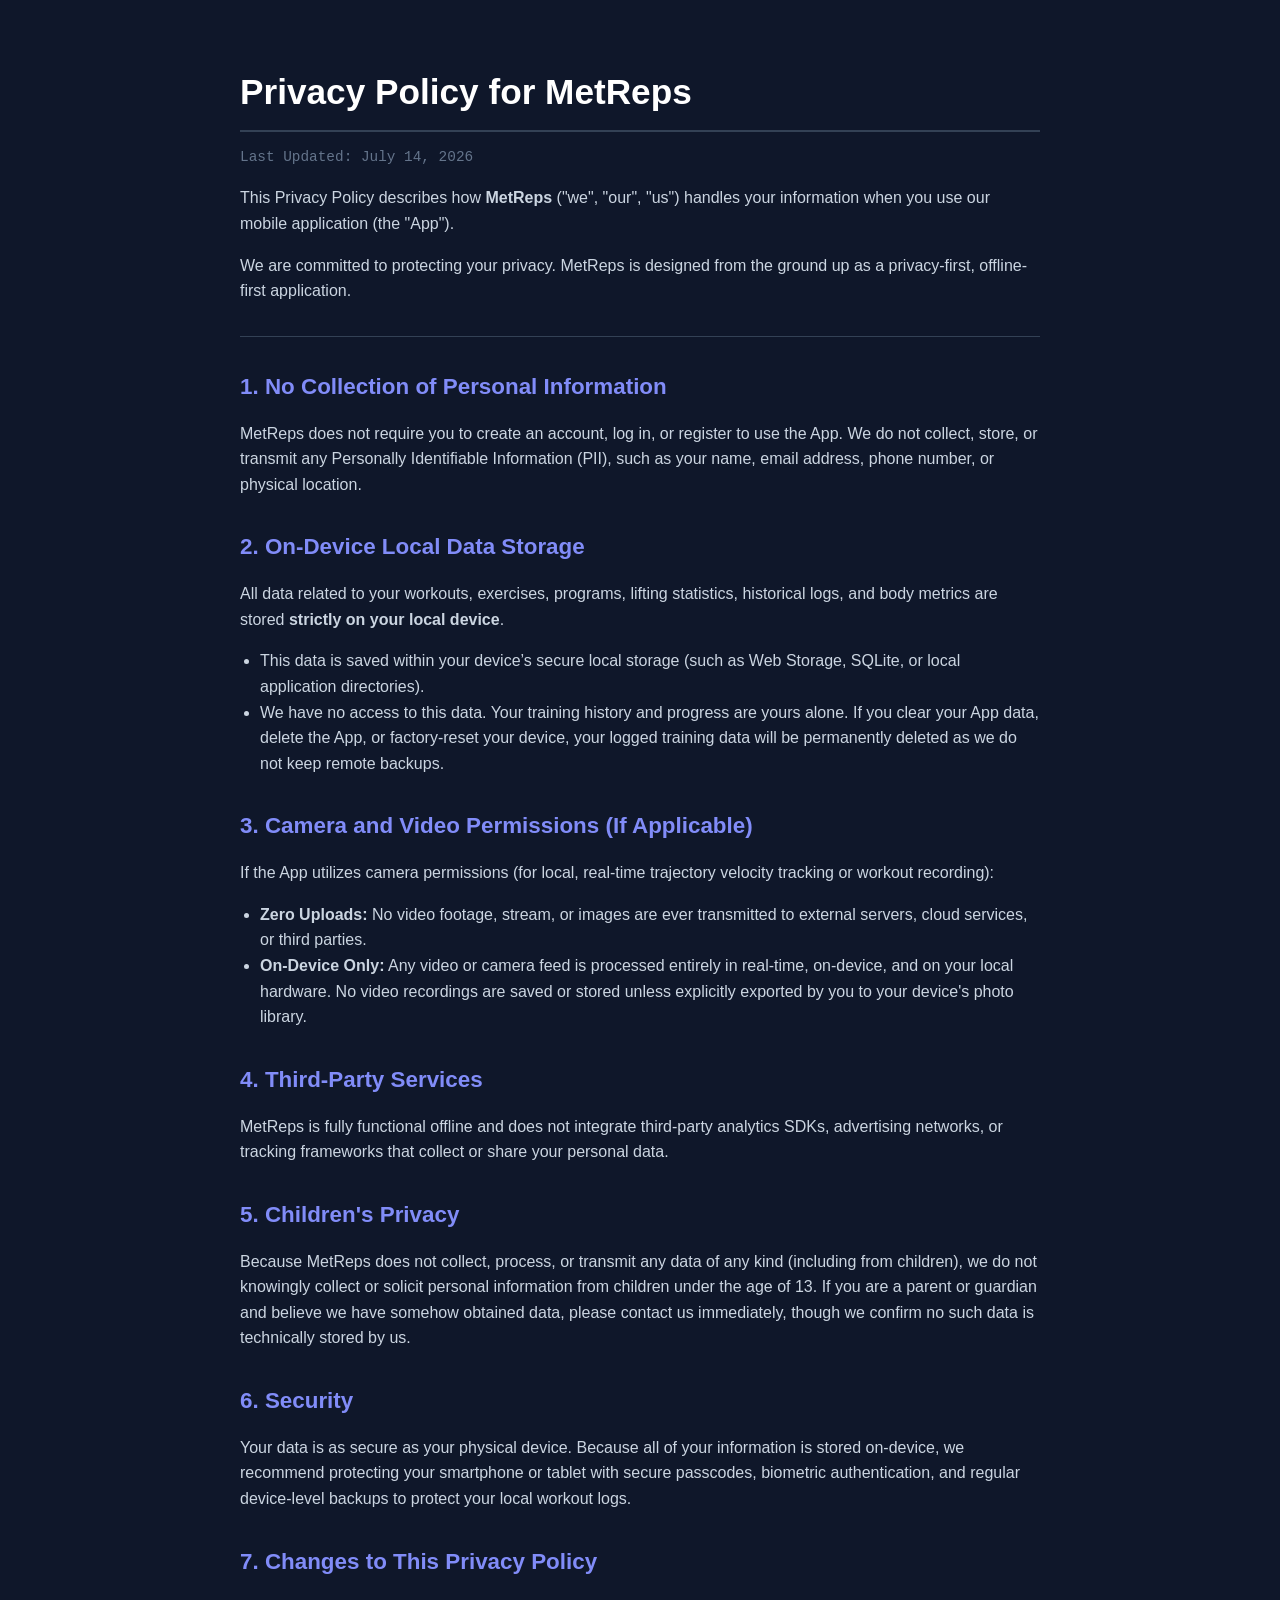
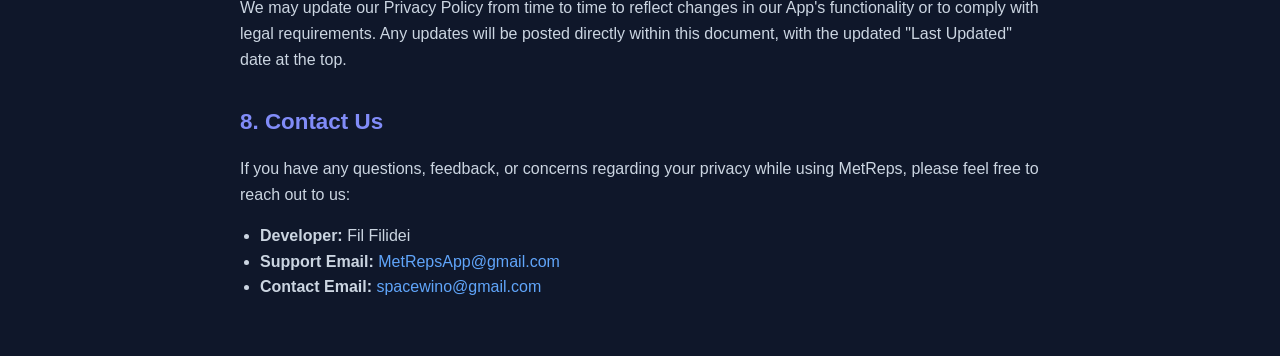
<file: public/privacy.html>
<!DOCTYPE html>
<html lang="en">
<head>
    <meta charset="UTF-8">
    <meta name="viewport" content="width=device-width, initial-scale=1.0">
    <title>Privacy Policy - MetReps</title>
    <style>
        body {
            font-family: -apple-system, BlinkMacSystemFont, "Segoe UI", Roboto, Helvetica, Arial, sans-serif;
            line-height: 1.6;
            color: #d1d5db;
            background-color: #0f172a;
            max-width: 800px;
            margin: 0 auto;
            padding: 40px 20px;
        }
        h1 {
            color: #ffffff;
            font-size: 2.2rem;
            margin-bottom: 0.5rem;
            border-bottom: 2px solid #334155;
            padding-bottom: 10px;
        }
        h2 {
            color: #818cf8;
            font-size: 1.4rem;
            margin-top: 2rem;
            margin-bottom: 0.5rem;
        }
        p, li {
            font-size: 1rem;
            color: #cbd5e1;
        }
        ul {
            padding-left: 20px;
        }
        hr {
            border: 0;
            border-top: 1px solid #334155;
            margin: 2rem 0;
        }
        .last-updated {
            font-family: monospace;
            color: #64748b;
            font-size: 0.9rem;
        }
        a {
            color: #60a5fa;
            text-decoration: none;
        }
        a:hover {
            text-decoration: underline;
        }
    </style>
</head>
<body>

    <h1>Privacy Policy for MetReps</h1>
    <p class="last-updated">Last Updated: July 14, 2026</p>

    <p>This Privacy Policy describes how <strong>MetReps</strong> ("we", "our", "us") handles your information when you use our mobile application (the "App").</p>
    
    <p>We are committed to protecting your privacy. MetReps is designed from the ground up as a privacy-first, offline-first application.</p>

    <hr>

    <h2>1. No Collection of Personal Information</h2>
    <p>MetReps does not require you to create an account, log in, or register to use the App. We do not collect, store, or transmit any Personally Identifiable Information (PII), such as your name, email address, phone number, or physical location.</p>

    <h2>2. On-Device Local Data Storage</h2>
    <p>All data related to your workouts, exercises, programs, lifting statistics, historical logs, and body metrics are stored <strong>strictly on your local device</strong>.</p>
    <ul>
        <li>This data is saved within your device’s secure local storage (such as Web Storage, SQLite, or local application directories).</li>
        <li>We have no access to this data. Your training history and progress are yours alone. If you clear your App data, delete the App, or factory-reset your device, your logged training data will be permanently deleted as we do not keep remote backups.</li>
    </ul>

    <h2>3. Camera and Video Permissions (If Applicable)</h2>
    <p>If the App utilizes camera permissions (for local, real-time trajectory velocity tracking or workout recording):</p>
    <ul>
        <li><strong>Zero Uploads:</strong> No video footage, stream, or images are ever transmitted to external servers, cloud services, or third parties.</li>
        <li><strong>On-Device Only:</strong> Any video or camera feed is processed entirely in real-time, on-device, and on your local hardware. No video recordings are saved or stored unless explicitly exported by you to your device's photo library.</li>
    </ul>

    <h2>4. Third-Party Services</h2>
    <p>MetReps is fully functional offline and does not integrate third-party analytics SDKs, advertising networks, or tracking frameworks that collect or share your personal data.</p>

    <h2>5. Children's Privacy</h2>
    <p>Because MetReps does not collect, process, or transmit any data of any kind (including from children), we do not knowingly collect or solicit personal information from children under the age of 13. If you are a parent or guardian and believe we have somehow obtained data, please contact us immediately, though we confirm no such data is technically stored by us.</p>

    <h2>6. Security</h2>
    <p>Your data is as secure as your physical device. Because all of your information is stored on-device, we recommend protecting your smartphone or tablet with secure passcodes, biometric authentication, and regular device-level backups to protect your local workout logs.</p>

    <h2>7. Changes to This Privacy Policy</h2>
    <p>We may update our Privacy Policy from time to time to reflect changes in our App's functionality or to comply with legal requirements. Any updates will be posted directly within this document, with the updated "Last Updated" date at the top.</p>

    <h2>8. Contact Us</h2>
    <p>If you have any questions, feedback, or concerns regarding your privacy while using MetReps, please feel free to reach out to us:</p>
    <ul>
        <li><strong>Developer:</strong> Fil Filidei</li>
        <li><strong>Support Email:</strong> <a href="mailto:MetRepsApp@gmail.com">MetRepsApp@gmail.com</a></li>
        <li><strong>Contact Email:</strong> <a href="mailto:spacewino@gmail.com">spacewino@gmail.com</a></li>
    </ul>

</body>
</html>
</file>
